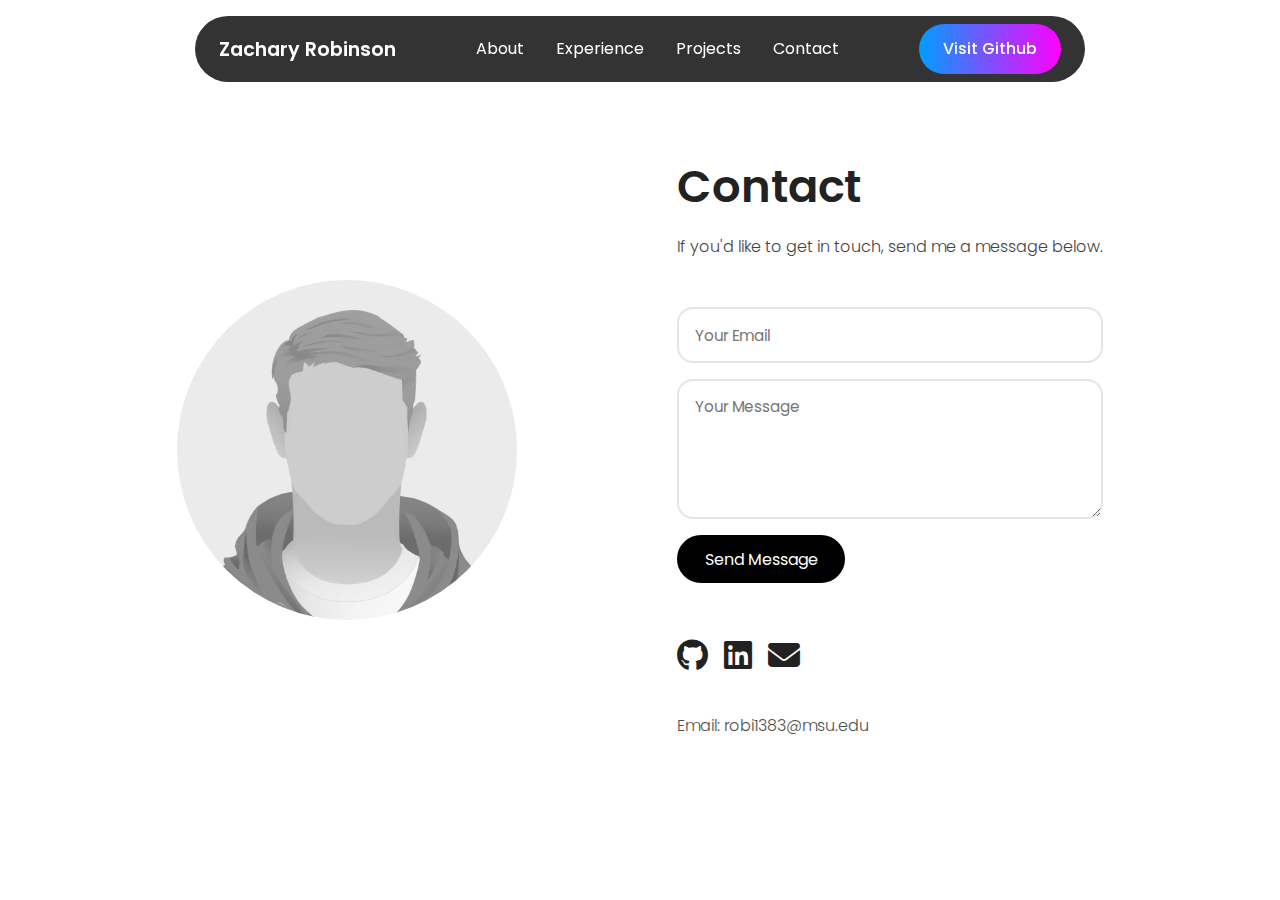
<file: contact.html>
<!DOCTYPE html>
<html lang="en">
<head>
  <meta charset="UTF-8">
  <meta name="viewport" content="width=device-width, initial-scale=1.0">
  <title>Contact – Zachary Robinson</title>
  <link rel="stylesheet" href="styles.css">
  <link rel="stylesheet" href="https://cdnjs.cloudflare.com/ajax/libs/font-awesome/6.5.0/css/all.min.css">
  <link href="https://fonts.googleapis.com/css2?family=Poppins:wght@300;400;500;600&display=swap" rel="stylesheet">
</head>

<body>

<header class="header">
  <a href="index.html" class="logo"><span>Zachary Robinson</span></a>

  <ul class="nav-links">
    <li><a href="index.html">About</a></li>
    <li><a href="experience.html">Experience</a></li>
    <li><a href="projects.html">Projects</a></li>
    <li><a href="contact.html">Contact</a></li>
  </ul>

  <a href="https://github.com/zacharykrobinson1-dev" target="_blank" class="visit-btn">Visit Github</a>
</header>

<section class="about">
  <div class="about-container">

    <img src="image2.jpg" alt="">

    <div class="info-box" style="align-items:flex-start; text-align:left;">
      <h1>Contact</h1>

      <p>If you'd like to get in touch, send me a message below.</p>

      <!-- Contact Form -->
      <form action="https://formspree.io/f/mojnwdro" method="POST" class="contact-form">
        
        <input type="hidden" name="_subject" value="New message from portfolio website">
        <input type="text" name="_honey" style="display:none">
        <input type="hidden" name="_captcha" value="false">

        <input 
          type="email" 
          name="email" 
          placeholder="Your Email"
          required
        >

        <textarea 
          name="message" 
          placeholder="Your Message"
          required
        ></textarea>

        <button type="submit" class="btn">Send Message</button>
      </form>

      <div class="socials" style="margin-top:2rem;">
        <a href="https://github.com/zacharykrobinson1-dev" target="_blank">
          <i class="fa-brands fa-github"></i>
        </a>

        <a href="https://www.linkedin.com/in/zachary-robinson-96b75b1b6/" target="_blank">
          <i class="fa-brands fa-linkedin"></i>
        </a>

        <a href="mailto:robi1383@msu.edu">
          <i class="fa-solid fa-envelope"></i>
        </a>
      </div>

      <p style="margin-top:1rem; opacity:0.8;">
        Email: robi1383@msu.edu
      </p>

    </div>
  </div>
</section>

</body>
</html>
</file>
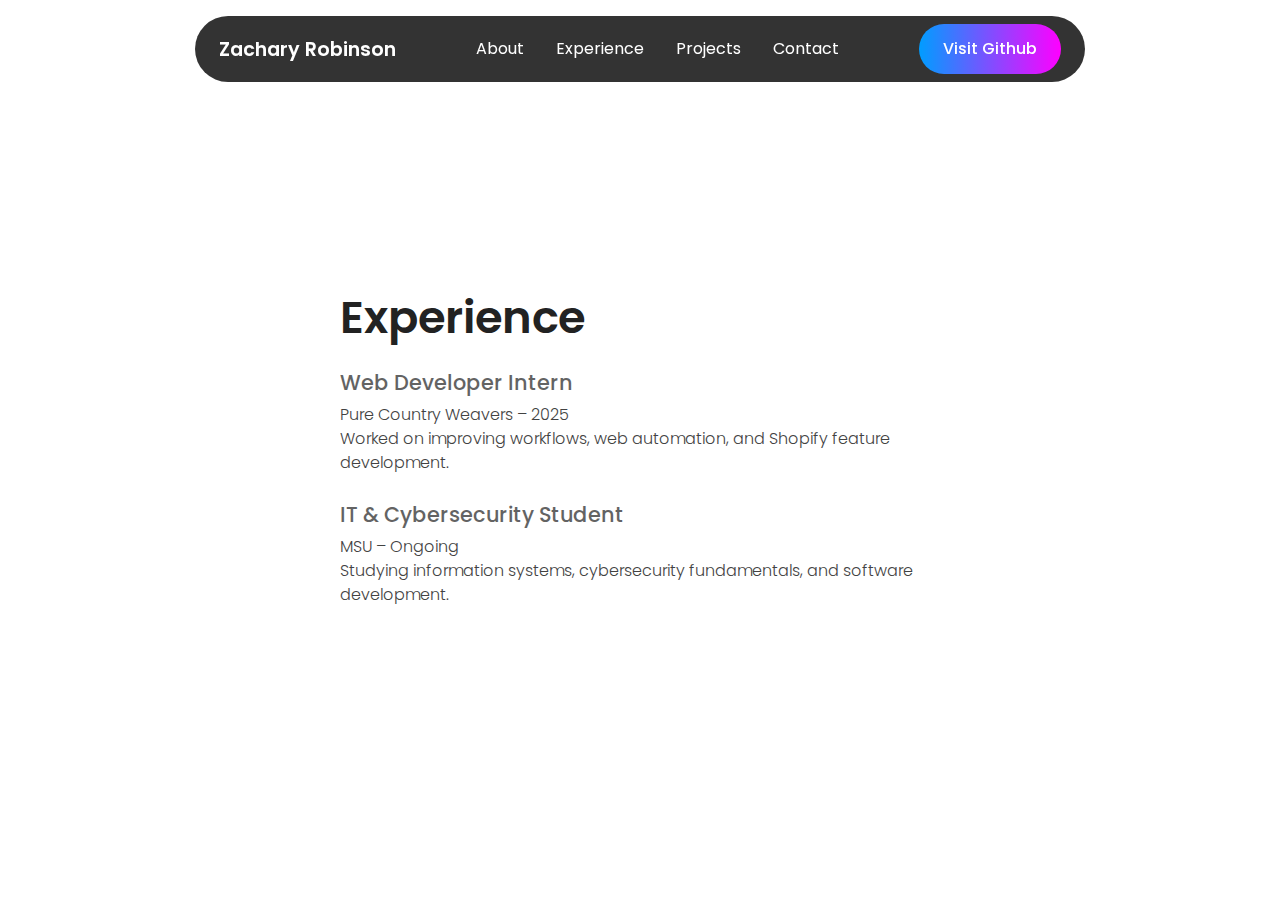
<file: experience.html>
<!DOCTYPE html>
<html lang="en">
<head>
  <meta charset="UTF-8">
  <meta name="viewport" content="width=device-width, initial-scale=1.0">
  <title>Experience – Zachary Robinson</title>
  <link rel="stylesheet" href="styles.css">
  <link rel="stylesheet" href="https://cdnjs.cloudflare.com/ajax/libs/font-awesome/6.5.0/css/all.min.css">
  <link href="https://fonts.googleapis.com/css2?family=Poppins:wght@300;400;500;600&display=swap" rel="stylesheet">

</head>

<body>

<header class="header">
  <a href="index.html" class="logo"><span>Zachary Robinson</span></a>

  <ul class="nav-links">
    <li><a href="index.html">About</a></li>
    <li><a href="experience.html">Experience</a></li>
    <li><a href="projects.html">Projects</a></li>
    <li><a href="contact.html">Contact</a></li>
  </ul>

  <a href="https://github.com/zacharykrobinson1-dev" target="_blank" class="visit-btn">Visit Github</a>

</header>

<section class="about">
  <div class="about-container">
    <div class="info-box" style="align-items:flex-start; text-align:left;">
      <h1>Experience</h1>

      <div class="experience-item">
        <h3>Web Developer Intern</h3>
        <p>Pure Country Weavers – 2025</p>
        <p>Worked on improving workflows, web automation, and Shopify feature development.</p>
      </div>

      <div class="experience-item">
        <h3>IT & Cybersecurity Student</h3>
        <p>MSU – Ongoing</p>
        <p>Studying information systems, cybersecurity fundamentals, and software development.</p>
      </div>

    </div>
  </div>
</section>

</body>
</html>
</file>
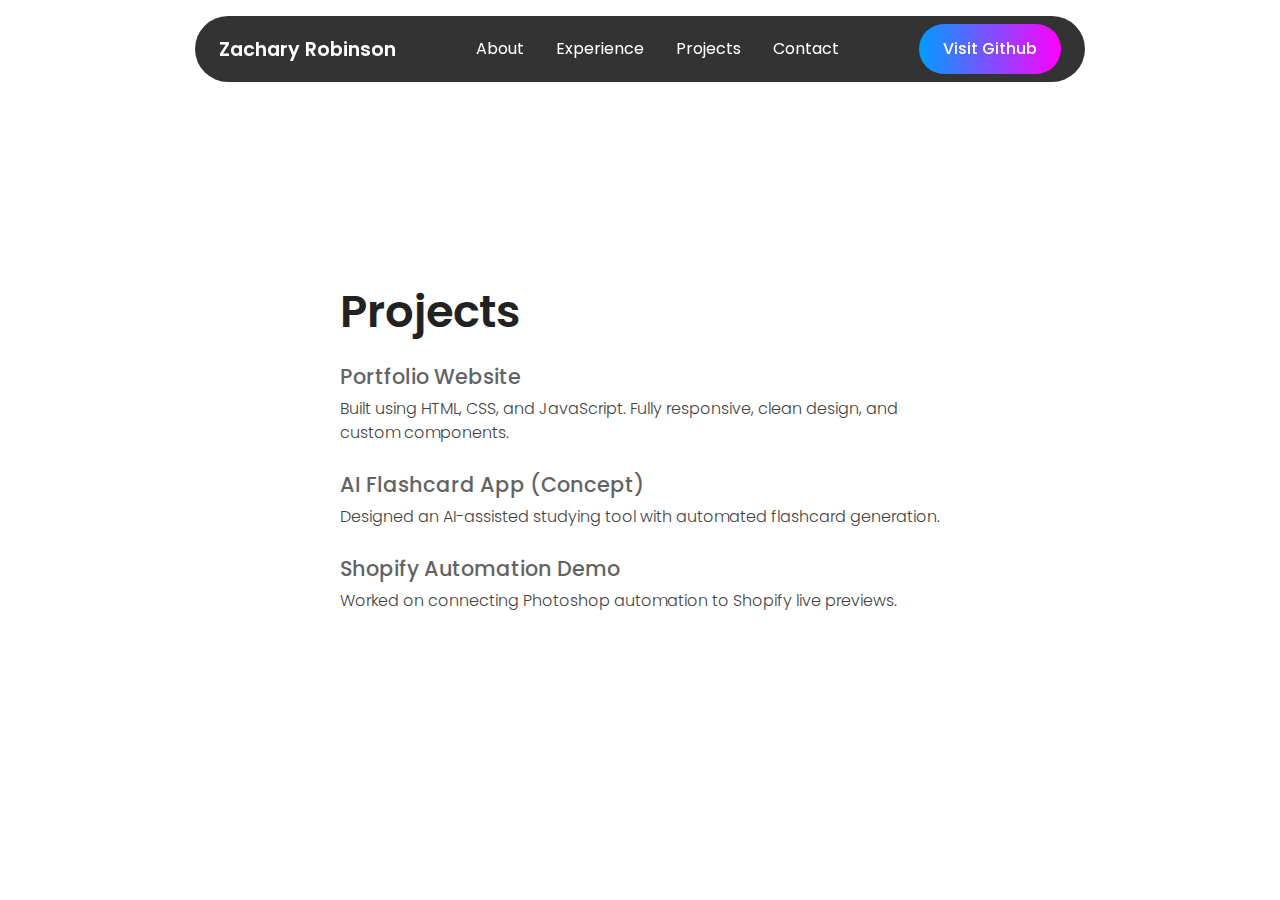
<file: projects.html>
<!DOCTYPE html>
<html lang="en">
<head>
  <meta charset="UTF-8">
  <meta name="viewport" content="width=device-width, initial-scale=1.0">
  <title>Projects – Zachary Robinson</title>
  <link rel="stylesheet" href="styles.css">
  <link rel="stylesheet" href="https://cdnjs.cloudflare.com/ajax/libs/font-awesome/6.5.0/css/all.min.css">
  <link href="https://fonts.googleapis.com/css2?family=Poppins:wght@300;400;500;600&display=swap" rel="stylesheet">

</head>

<body>

<header class="header">
  <a href="index.html" class="logo"><span>Zachary Robinson</span></a>

  <ul class="nav-links">
    <li><a href="index.html">About</a></li>
    <li><a href="experience.html">Experience</a></li>
    <li><a href="projects.html">Projects</a></li>
    <li><a href="contact.html">Contact</a></li>
  </ul>

  <a href="https://github.com/zacharykrobinson1-dev" target="_blank" class="visit-btn">Visit Github</a>

</header>

<section class="about">
  <div class="about-container">
    <div class="info-box" style="align-items:flex-start; text-align:left;">
      <h1>Projects</h1>

      <div class="experience-item">
        <h3>Portfolio Website</h3>
        <p>Built using HTML, CSS, and JavaScript. Fully responsive, clean design, and custom components.</p>
      </div>

      <div class="experience-item">
        <h3>AI Flashcard App (Concept)</h3>
        <p>Designed an AI-assisted studying tool with automated flashcard generation.</p>
      </div>

      <div class="experience-item">
        <h3>Shopify Automation Demo</h3>
        <p>Worked on connecting Photoshop automation to Shopify live previews.</p>
      </div>

    </div>
  </div>
</section>

</body>
</html>
</file>
<file: styles.css>
*{
  margin: 0;
  padding: 0;
  box-sizing: border-box;
  font-family: 'Poppins';
  text-decoration: none;
  scroll-behavior: smooth;
  list-style: none;

}

header{
  position: fixed;
  top: 1rem;
  left: 50%;
  transform: translateX(-50%);
  display: flex;
  align-items: center;
  justify-content: center;
  gap: 5rem;
  background-color: rgb(0, 0, 0, 0.8);
  backdrop-filter: blur(8px);
  color: white;
  padding: 0.5rem 1.5rem;
  border-radius: 3rem;
  z-index: 1000;

}

.logo{
  color: white;
  font-size: 1.3rem;
  font-weight: 600;
  text-wrap: nowrap;
  transition: 0.3 ease-in-out;

}

.logo:hover{
  transform: scale(1,1);
}
.nav-links{
  display: flex;
  gap:2rem;
}

li a{
  position: relative;
  color: white;
  font-weight: 300;
}
li a::before{
  position: absolute;
  content: '';
  width: 0;
  left: 0;
  height: 5px;
  top:25px;
  border-radius: 1rem;
  transition: 0.3s ease-in-out;
  background: linear-gradient(to right, rgb(0, 157, 255), rgb(255, 0, 255));
}
li a:hover::before{
  width: 100%;
}
.visit-btn{
  padding: 0.8rem 1.5rem;
  border-radius: 3rem;
  border: none;
  font-weight: 500;
  font-size: 1rem;
  color: white;
  cursor: pointer;
  text-wrap: nowrap;
  transition: 0.3 ease-in-out;
  background: linear-gradient(to right, rgb(0, 157, 255), rgb(255, 0, 255));

}

.visit-btn:hover{
  background: linear-gradient(to right, rgb(0, 157, 255), rgb(255, 0, 255));
  transform: scale(1.03);
}

#menu-icon{
  font-size: 2rem;
  display: none;
}

section{
  min-height: 100vh;
  width: 100%;
  padding: 8rem 12%;
  position: relative;

}

.about{
  display: flex;
  align-items: center;
  justify-content: center;
  
}

.about .about-container{
  display: flex;
  align-items: center;
  justify-content: center;
  gap: 10rem;

}

.about img{
  width: 340px;
  height: 340px;            
  border-radius: 50%;        
  object-fit: cover;         
  object-position: center;
}

.info-box{
  display: flex;
  flex-direction: column;
  text-align: center;
  align-items: center;
  justify-content: center;
  gap: 1.5rem;

}

.info-box h3{
  font-size: 1.4rem;
  font-weight: 500;
  opacity: 0.8;

}

.info-box h1{
  font-size: 3rem;
  font-weight: 600;
}
.info-box span{
  background: linear-gradient(to right, rgb(0, 157, 255), rgb(255, 0, 255));
  background-clip: text;
  color: transparent;
  font-size: 2rem;

}

.btn-group{
  display: flex;
  gap: 1rem;

}
.btn{
  border-radius: 3rem;
  padding:0.5rem 1.5rem;
  border: 2px solid black;
  cursor: pointer;
  text-wrap: nowrap;
  transition: 0.2s ease-in-out;

}

.btn:hover{
  background-color: black;
  color: white;

}

.socials{
  display: flex;
  gap: 1rem;

}

.socials i{
  font-size: 1rem;
  cursor: pointer;
  transition: 0.2s ease-in-out;
}

.socials i:hover{
  transform: scale(1.1);
  
}

body {
  font-family: 'Poppins', sans-serif;
  font-weight: 300;
  color: #222;
  line-height: 1.5;
}

.nav-links a {
  font-size: 1rem;
  font-weight: 400;
}

.logo span {
  font-size: 1.2rem;
  font-weight: 600;
}

.info-box h1 {
  font-size: 2.8rem;
  font-weight: 600;
  line-height: 1.1;
}

.info-box h3 {
  font-size: 1.2rem;
  font-weight: 400;
  opacity: 0.7;
}

.info-box .role {
  font-size: 1.3rem;
  font-weight: 500;
  background: linear-gradient(to right, #009dff, #d000ff);
  -webkit-background-clip: text;
  -webkit-text-fill-color: transparent;
}

.info-box p {
  font-size: 1rem;
  font-weight: 300;
  opacity: 0.85;
  max-width: 600px;
}

.experience-item h3 {
  font-size: 1.3rem;
  font-weight: 500;
  margin-bottom: 0.3rem;
}

.btn {
  font-size: 1rem;
  font-weight: 400;
}

.socials i {
  font-size: 2rem;
}

.call-btn {
  background: linear-gradient(to right, rgb(0, 157, 255), rgb(255, 0, 255));
  border: none;
  color: white;
}

.call-btn:hover {
  transform: scale(1.04);
}


.btn {
  display: inline-block;
  padding: 0.6rem 1.6rem;
  border-radius: 3rem;
  border: 2px solid black;
  background-color: black;
  color: white;
  font-size: 1rem;
  font-weight: 400;
  cursor: pointer;
  text-decoration: none;
  transition: 0.6s ease-in-out;
}

.btn:hover {
  background: linear-gradient(to right, rgb(0, 157, 255), rgb(255, 0, 255));
  border-color: transparent;
  transform: scale(1.05);
  color: white;
}

.socials a {
  color: inherit;
  text-decoration: none;
}

.socials a:hover i {
  transform: scale(1.15);
  transition: 0.2s ease-in-out;
}




/* gradient effect thingy */

.btn {
  position: relative;
  overflow: hidden;
  z-index: 1;
  display: inline-block;
  padding: 0.6rem 1.6rem;
  border-radius: 3rem;
  border: 2px solid black;
  background: black;
  color: white;
  cursor: pointer;
  text-decoration: none;
  transition: color 0.8s ease-in-out, transform 0.8s ease-in-out;
}


.btn::before {
  content: "";
  position: absolute;
  top: 0;
  left: -100%;
  width: 100%;
  height: 100%;
  background: linear-gradient(to right, rgb(0, 157, 255), rgb(255, 0, 255));
  transition: all 0.8s ease-in-out;
  z-index: -1;
}


.btn:hover::before {
  left: 0%;
}


.btn:hover {
  transform: scale(1.05);
  color: white;
  border-color: transparent;
}

/* ===== Contact Form Styling ===== */

.contact-form {
  display: flex;
  flex-direction: column;
  gap: 1rem;
  margin-top: 1.5rem;
  width: 100%;
  max-width: 500px;
}

.contact-form input,
.contact-form textarea {
  padding: 0.9rem 1rem;
  border-radius: 1rem;
  border: 2px solid rgba(0,0,0,0.1);
  font-family: 'Poppins', sans-serif;
  font-size: 0.95rem;
  transition: 0.3s ease-in-out;
  outline: none;
}

.contact-form input:focus,
.contact-form textarea:focus {
  border: 2px solid transparent;
  background: linear-gradient(white, white) padding-box,
              linear-gradient(to right, rgb(0,157,255), rgb(255,0,255)) border-box;
}

.contact-form textarea {
  min-height: 140px;
  resize: vertical;
}

.contact-form button {
  align-self: flex-start;
}
</file>
